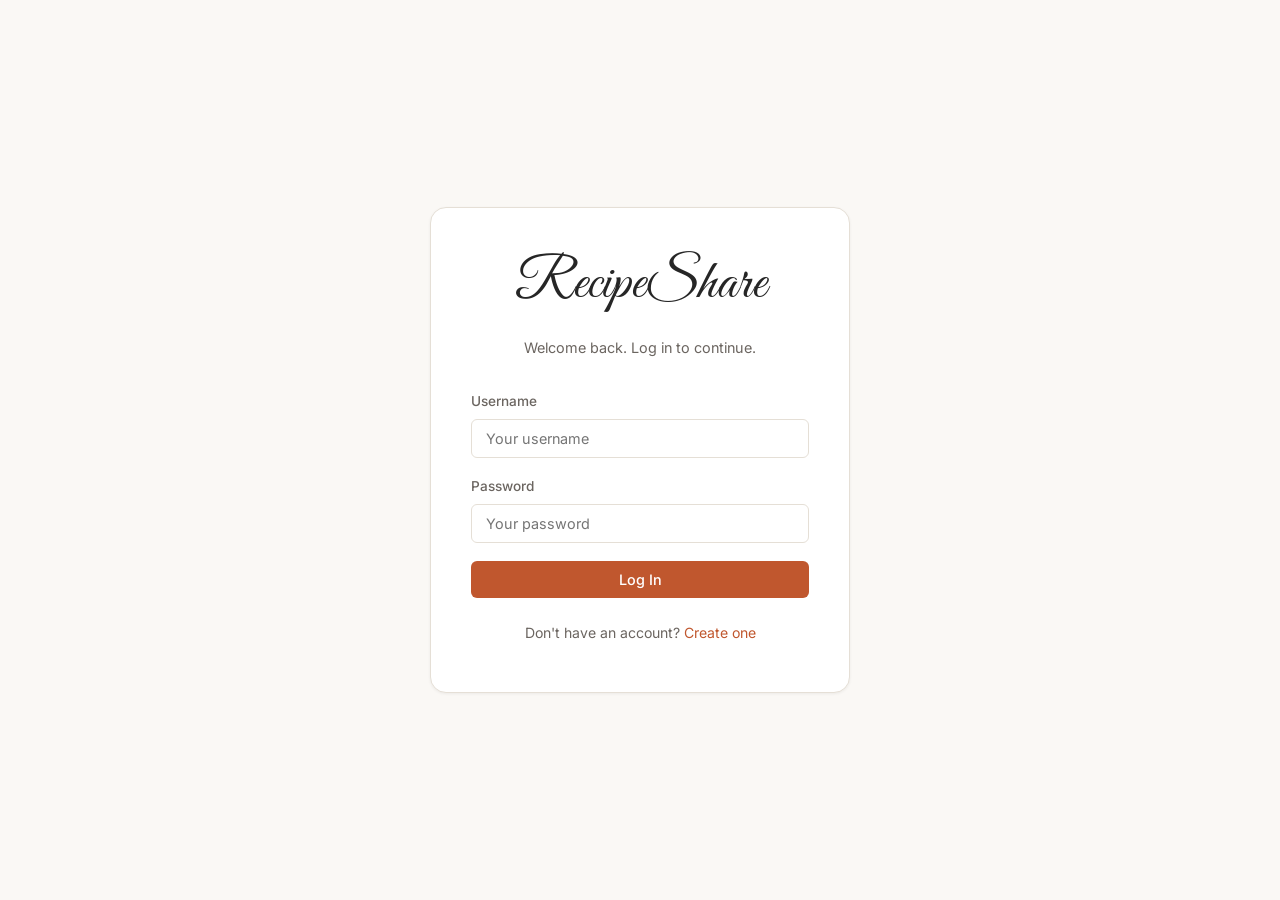
<file: frontend/index.html>
<!DOCTYPE html>
<html lang="en">
<head>
    <meta charset="UTF-8">
    <meta name="viewport" content="width=device-width, initial-scale=1.0">
    <title>RecipeShare — Discover & Share Recipes</title>
    <meta name="description" content="Discover, create, and share your favorite recipes with a community of food lovers.">
    <link rel="stylesheet" href="css/style.css">
</head>
<body>
    <nav class="navbar">
        <div class="navbar-inner">
            <a href="index.html" class="navbar-brand">
                 RecipeShare
            </a>
            <div class="nav-links">
                <a href="index.html">Home</a>
                <a href="profile.html">Profile</a>
                <a href="create_recipe.html" class="btn-nav">+ New Recipe</a>
                <button class="btn-logout" onclick="logout()">Logout</button>
            </div>
        </div>
    </nav>

    <div class="container">
        <div class="page-header">
            <h1>Recipes</h1>
            <p>Discover something delicious to cook today</p>
        </div>

        <div class="search-section">
            <form class="search-bar" id="searchForm" onsubmit="handleSearch(event)">
                <input type="text" id="searchInput" placeholder="Search by title, cuisine, or ingredient..." />
                <button type="submit">Search</button>
            </form>
        </div>

        <div class="recipe-grid" id="recipeList"></div>

        <div class="pagination" id="pagination" style="display:none;">
            <button id="prevBtn" onclick="changePage(-1)">← Previous</button>
            <span class="page-info" id="pageInfo"></span>
            <button id="nextBtn" onclick="changePage(1)">Next →</button>
        </div>
    </div>

    <script src="js/api.js"></script>
    <script src="js/home.js"></script>
</body>
</html>
</file>
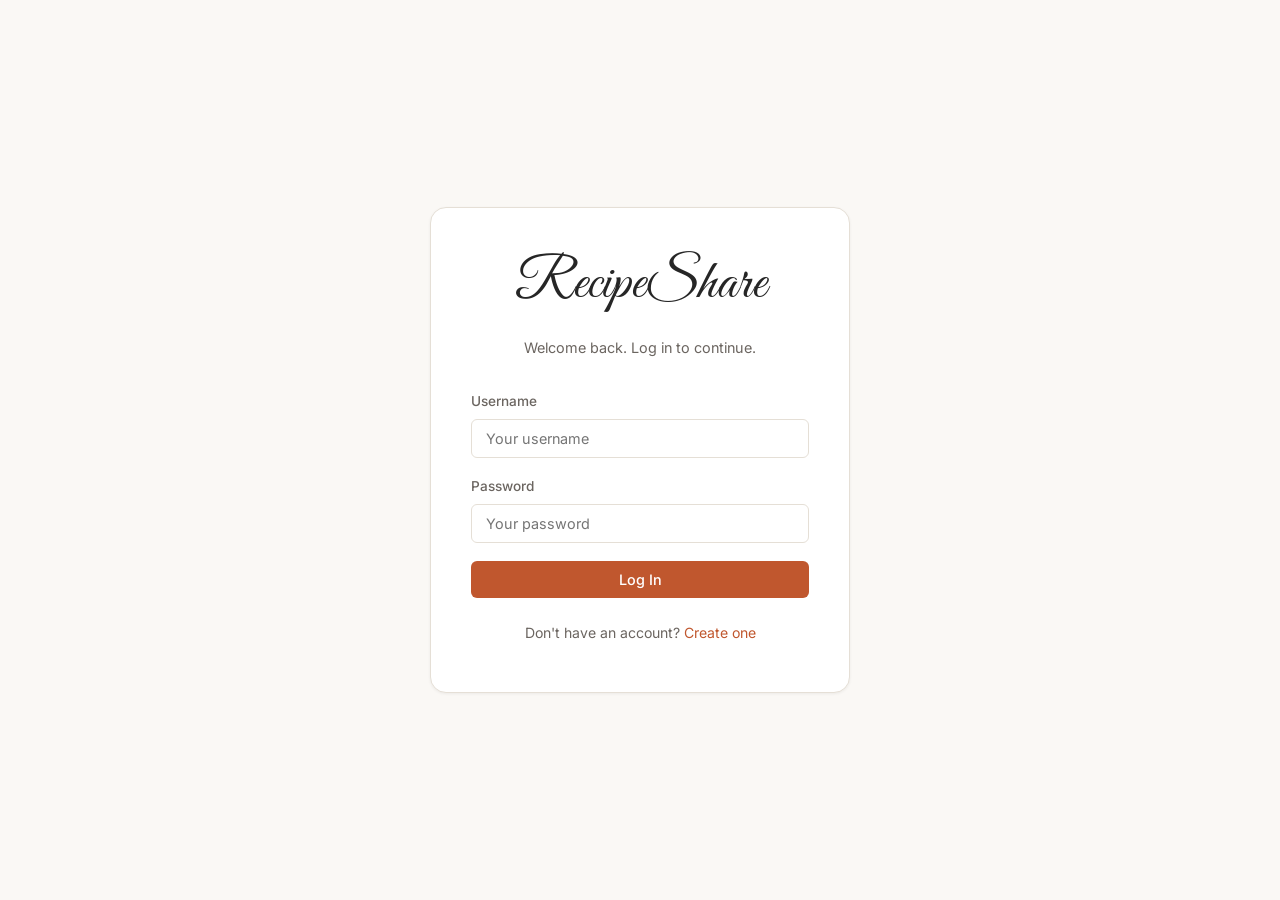
<file: frontend/create_recipe.html>
<!DOCTYPE html>
<html lang="en">
<head>
    <meta charset="UTF-8">
    <meta name="viewport" content="width=device-width, initial-scale=1.0">
    <title>Create Recipe — RecipeShare</title>
    <meta name="description" content="Share a new recipe with the RecipeShare community.">
    <link rel="stylesheet" href="css/style.css">
</head>
<body>
    <nav class="navbar">
        <div class="navbar-inner">
            <a href="index.html" class="navbar-brand">
                 RecipeShare
            </a>
            <div class="nav-links">
                <a href="index.html">Home</a>
                <a href="profile.html">Profile</a>
                <button class="btn-logout" onclick="logout()">Logout</button>
            </div>
        </div>
    </nav>

    <div class="container">
        <div class="page-header">
            <h1>Create a Recipe</h1>
            <p>Share your culinary creation with the community</p>
        </div>

        <form id="createRecipeForm">
            <!-- Details Section -->
            <div class="card">
                <h2>Details</h2>
                <div class="form-group">
                    <label for="title">Recipe Title</label>
                    <input type="text" id="title" class="form-input" placeholder="e.g. Classic Butter Chicken" required />
                </div>

                <div class="form-group">
                    <label for="description">Description</label>
                    <textarea id="description" class="form-input" placeholder="Tell people about this recipe..." rows="4" required></textarea>
                </div>

                <div class="form-row">
                    <div class="form-group">
                        <label for="prep_time">Prep Time (minutes)</label>
                        <input type="number" id="prep_time" class="form-input" placeholder="15" min="0" required />
                    </div>
                    <div class="form-group">
                        <label for="cook_time">Cook Time (minutes)</label>
                        <input type="number" id="cook_time" class="form-input" placeholder="30" min="0" required />
                    </div>
                </div>

                <div class="form-group">
                    <label>Difficulty</label>
                    <div class="difficulty-options">
                        <div class="difficulty-option">
                            <input type="radio" name="difficulty" id="diff-easy" value="easy" checked />
                            <label for="diff-easy">Easy</label>
                        </div>
                        <div class="difficulty-option">
                            <input type="radio" name="difficulty" id="diff-medium" value="medium" />
                            <label for="diff-medium">Medium</label>
                        </div>
                        <div class="difficulty-option">
                            <input type="radio" name="difficulty" id="diff-hard" value="hard" />
                            <label for="diff-hard">Hard</label>
                        </div>
                    </div>
                </div>

                <div class="form-group">
                    <label for="cuisine">Cuisine</label>
                    <input type="text" id="cuisine" class="form-input" placeholder="e.g. Indian, Italian, Thai" required />
                </div>

                <div class="form-group">
                    <label>Cover Image</label>
                    <div class="image-upload-area" id="uploadArea">
                        <input type="file" id="cover_image" accept="image/*" onchange="previewImage(this)" />
                        <div class="upload-icon">📷</div>
                        <div class="upload-text">Click to upload a cover photo</div>
                    </div>
                    <div class="image-preview" id="imagePreview">
                        <img id="previewImg" src="" alt="Preview" />
                    </div>
                </div>

                <label class="form-checkbox">
                    <input type="checkbox" id="is_published" checked />
                    Publish immediately
                </label>
            </div>

            <!-- Ingredients Section -->
            <div class="card">
                <h2>Ingredients</h2>
                <div id="ingredientsList"></div>
                <button type="button" class="btn-add-row" onclick="addIngredientRow()">+ Add Ingredient</button>
            </div>

            <!-- Steps Section -->
            <div class="card">
                <h2>Steps</h2>
                <div id="stepsList"></div>
                <button type="button" class="btn-add-row" onclick="addStepRow()">+ Add Step</button>
            </div>

            <button type="submit" class="btn btn-primary btn-full" id="submitBtn">Create Recipe</button>
        </form>
    </div>

    <script src="js/api.js"></script>
    <script src="js/create_recipe.js"></script>
</body>
</html>
</file>
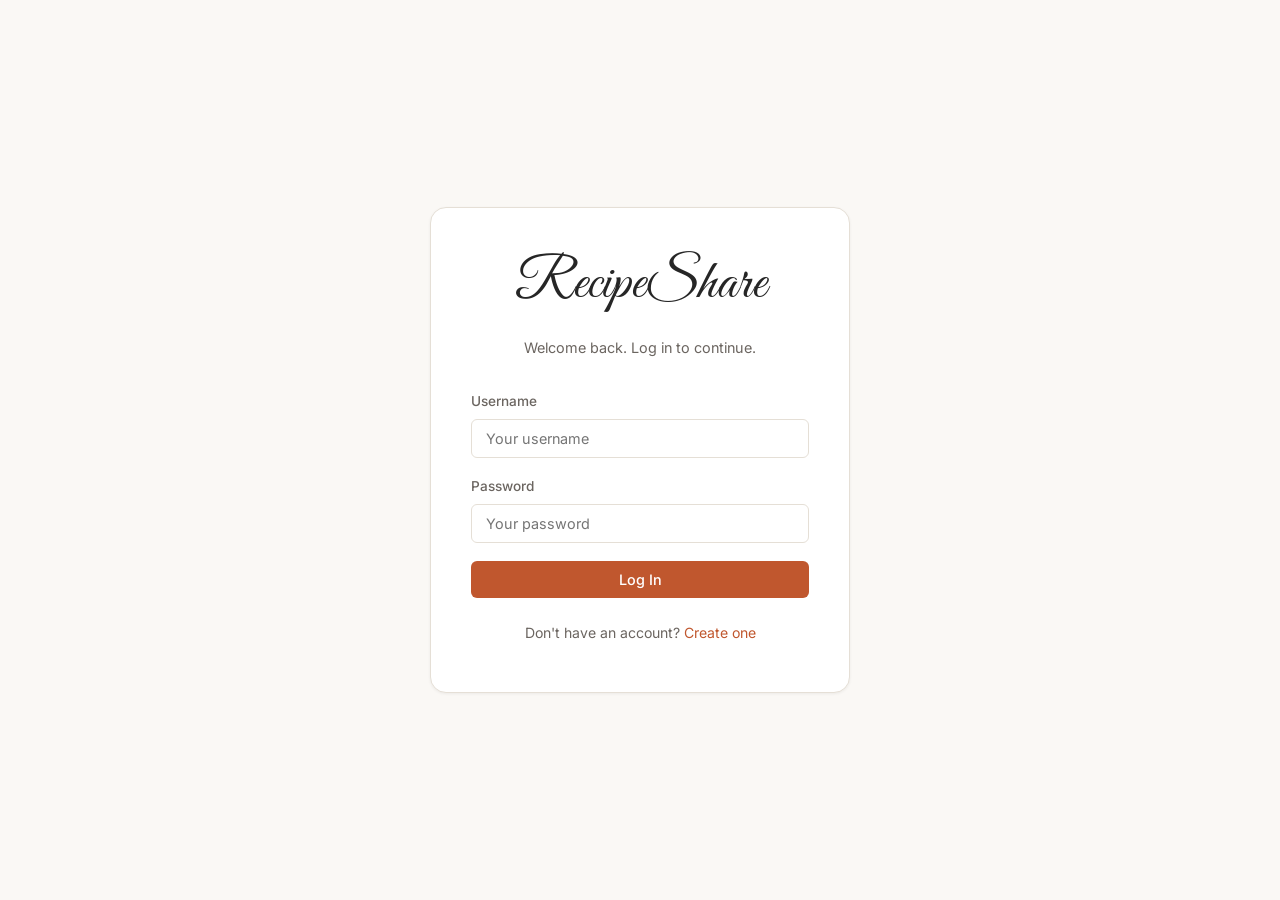
<file: frontend/login.html>
<!DOCTYPE html>
<html lang="en">
<head>
    <meta charset="UTF-8">
    <meta name="viewport" content="width=device-width, initial-scale=1.0">
    <title>Login — RecipeShare</title>
    <meta name="description" content="Log in to RecipeShare to create and share your favorite recipes.">
    <link rel="stylesheet" href="css/style.css">
</head>
<body>
    <div class="auth-page">
        <div class="auth-card">
            <h1 class="brand"> RecipeShare</h1>
            <p class="subtitle">Welcome back. Log in to continue.</p>
            <form id="loginForm">
                <div class="form-group">
                    <label for="username">Username</label>
                    <input type="text" id="username" class="form-input" placeholder="Your username" required autocomplete="username" />
                    <div class="form-error-text" id="usernameError"></div>
                </div>
                <div class="form-group">
                    <label for="password">Password</label>
                    <input type="password" id="password" class="form-input" placeholder="Your password" required autocomplete="current-password" />
                    <div class="form-error-text" id="passwordError"></div>
                </div>
                <button type="submit" class="btn btn-primary btn-full" id="loginBtn">Log In</button>
            </form>
            <p class="auth-footer">Don't have an account? <a href="register.html">Create one</a></p>
        </div>
    </div>
    <script src="js/api.js"></script>
    <script src="js/auth.js"></script>
</body>
</html>
</file>
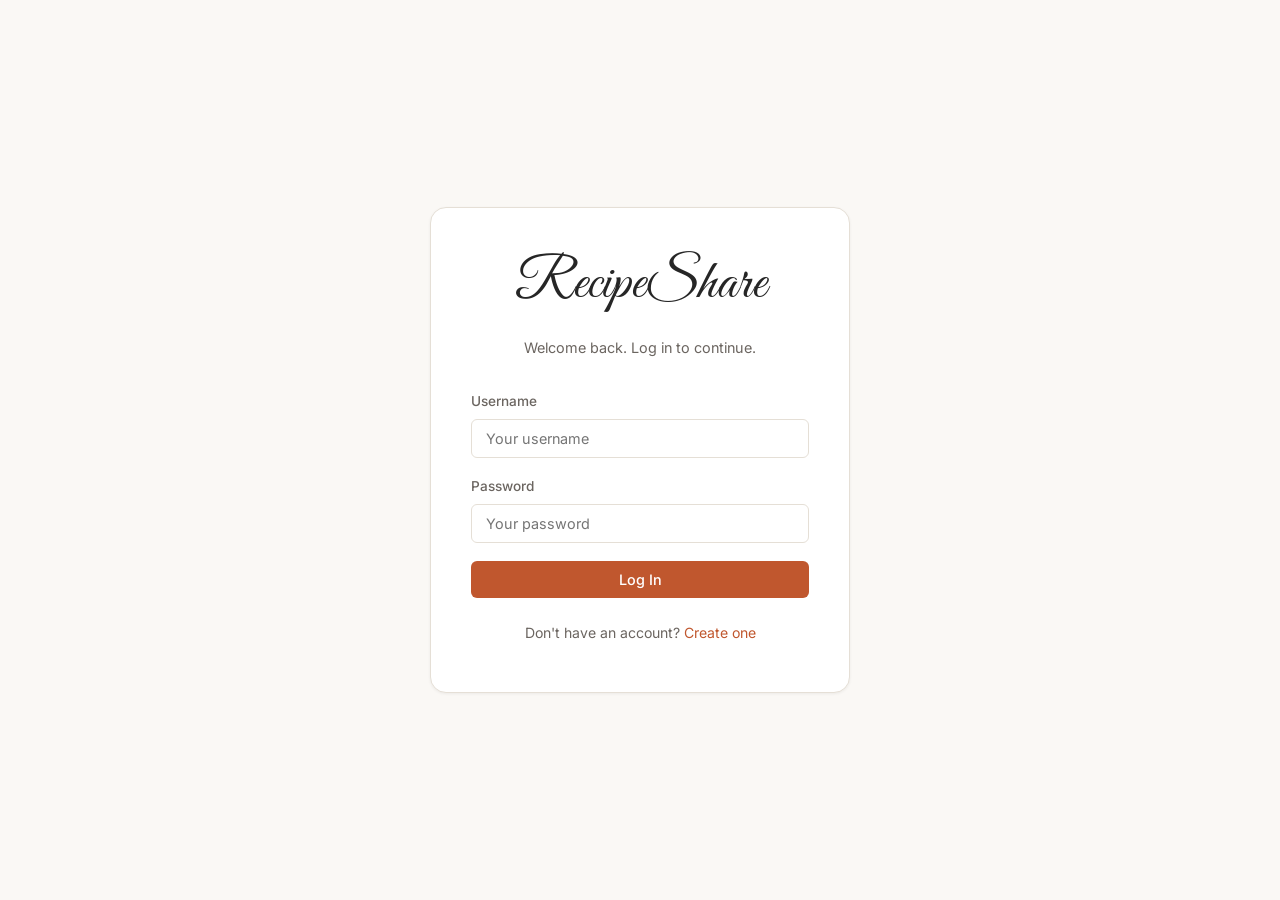
<file: frontend/profile.html>
<!DOCTYPE html>
<html lang="en">
<head>
    <meta charset="UTF-8">
    <meta name="viewport" content="width=device-width, initial-scale=1.0">
    <title>Profile — RecipeShare</title>
    <meta name="description" content="View and manage your RecipeShare profile and recipes.">
    <link rel="stylesheet" href="css/style.css">
</head>
<body>
    <nav class="navbar">
        <div class="navbar-inner">
            <a href="index.html" class="navbar-brand">
                 RecipeShare
            </a>
            <div class="nav-links">
                <a href="index.html">Home</a>
                <a href="create_recipe.html" class="btn-nav">+ New Recipe</a>
                <button class="btn-logout" onclick="logout()">Logout</button>
            </div>
        </div>
    </nav>

    <div class="container">
        <div id="profileDetail">
            <!-- Loading skeleton -->
            <div class="profile-header">
                <div class="skeleton" style="width:96px;height:96px;border-radius:50%;margin:0 auto 16px;"></div>
                <div class="skeleton" style="height:28px;width:140px;margin:0 auto 10px;"></div>
                <div class="skeleton" style="height:16px;width:200px;margin:0 auto 20px;"></div>
            </div>
        </div>

        <div style="display:flex;align-items:center;justify-content:space-between;margin-bottom:20px;">
            <h2 class="section-title" id="recipesTitle" style="margin-bottom:0;">Recipes</h2>
        </div>

        <div class="edit-form" id="editForm">
            <h2 class="section-title">Edit Profile</h2>
            <div class="form-group">
                <label for="bio">Bio</label>
                <textarea id="bio" class="form-input" placeholder="Tell people about yourself..." rows="3"></textarea>
            </div>
            <div class="form-group">
                <label>Profile Photo</label>
                <input type="file" id="profile_photo" class="form-input" accept="image/*" />
            </div>
            <div style="display:flex;gap:10px;">
                <button class="btn btn-primary" onclick="updateProfile()">Save Changes</button>
                <button class="btn btn-secondary" onclick="toggleEditForm()">Cancel</button>
            </div>
        </div>

        <div class="recipe-grid" id="myRecipes"></div>
    </div>

    <script src="js/api.js"></script>
    <script src="js/profile.js"></script>
</body>
</html>
</file>
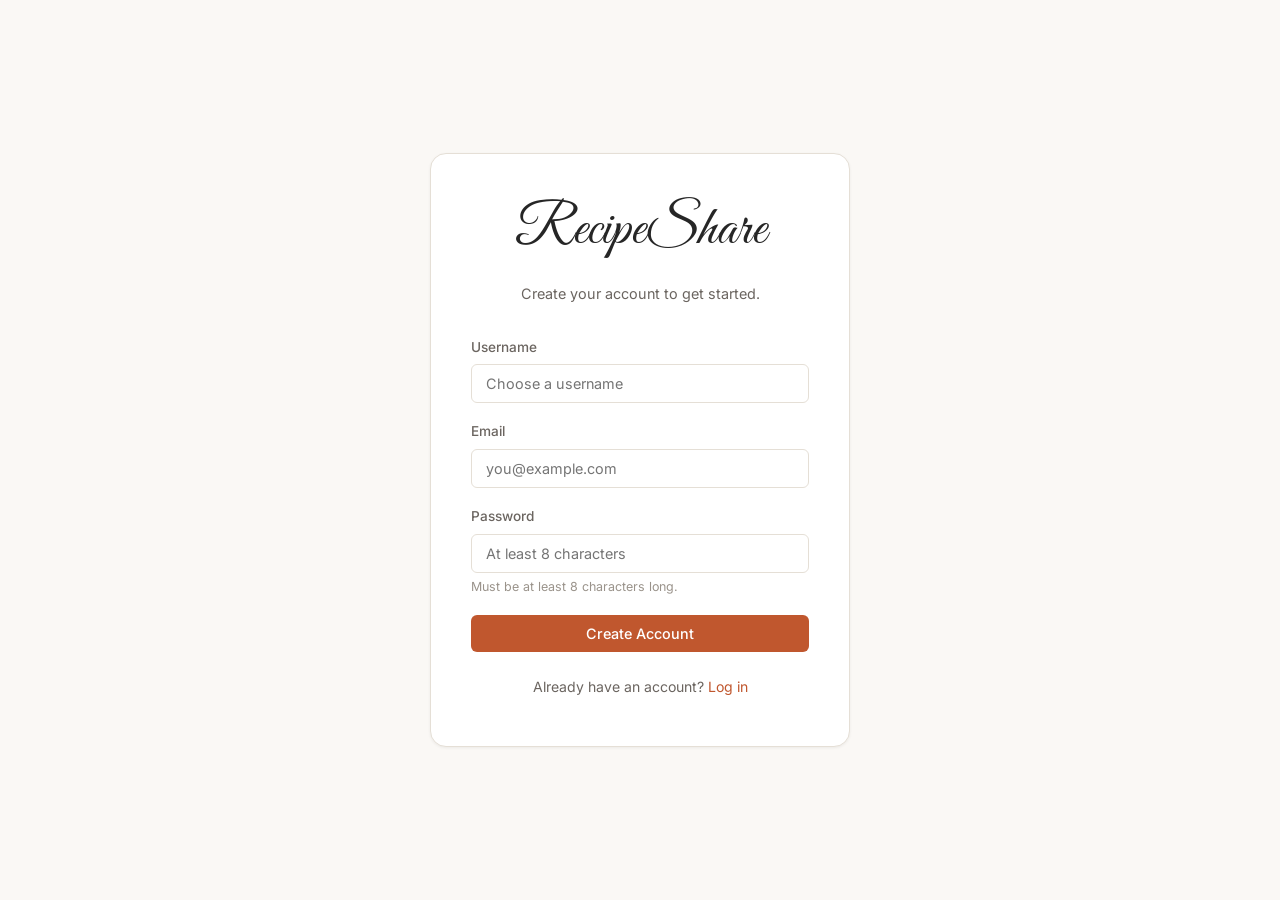
<file: frontend/register.html>
<!DOCTYPE html>
<html lang="en">
<head>
    <meta charset="UTF-8">
    <meta name="viewport" content="width=device-width, initial-scale=1.0">
    <title>Register — RecipeShare</title>
    <meta name="description" content="Create a RecipeShare account to start sharing your recipes.">
    <link rel="stylesheet" href="css/style.css">
</head>
<body>
    <div class="auth-page">
        <div class="auth-card">
            <h1 class="brand"> RecipeShare</h1>
            <p class="subtitle">Create your account to get started.</p>
            <form id="registerForm">
                <div class="form-group">
                    <label for="username">Username</label>
                    <input type="text" id="username" class="form-input" placeholder="Choose a username" required autocomplete="username" />
                    <div class="form-error-text" id="usernameError"></div>
                </div>
                <div class="form-group">
                    <label for="email">Email</label>
                    <input type="email" id="email" class="form-input" placeholder="you@example.com" required autocomplete="email" />
                    <div class="form-error-text" id="emailError"></div>
                </div>
                <div class="form-group">
                    <label for="password">Password</label>
                    <input type="password" id="password" class="form-input" placeholder="At least 8 characters" required autocomplete="new-password" />
                    <p class="form-hint">Must be at least 8 characters long.</p>
                    <div class="form-error-text" id="passwordError"></div>
                </div>
                <button type="submit" class="btn btn-primary btn-full" id="registerBtn">Create Account</button>
            </form>
            <p class="auth-footer">Already have an account? <a href="login.html">Log in</a></p>
        </div>
    </div>
    <script src="js/api.js"></script>
    <script src="js/auth.js"></script>
</body>
</html>
</file>
<file: frontend/css/style.css>
/* ============================================================
   RecipeShare — Stylesheet
   Warm editorial food magazine aesthetic
   ============================================================ */

@import url('https://fonts.googleapis.com/css2?family=DM+Serif+Display:ital@0;1&family=Inter:wght@400;500;600;700&family=Great+Vibes&display=swap');

/* ---------- Design Tokens ---------- */
:root {
    --color-bg: #faf8f5;
    --color-surface: #ffffff;
    --color-surface-alt: #f3efe9;
    --color-border: #e5dfd6;
    --color-text: #2c2c2c;
    --color-text-secondary: #6b6560;
    --color-text-muted: #9a938b;
    --color-accent: #c0572e;
    --color-accent-hover: #a84a26;
    --color-accent-light: #f5e6df;
    --color-success: #3a7d44;
    --color-error: #c43e3e;
    --color-warning: #c48c2e;
    --font-heading: 'DM Serif Display', Georgia, serif;
    --font-body: 'Inter', -apple-system, sans-serif;
    --radius-sm: 6px;
    --radius-md: 10px;
    --radius-lg: 16px;
    --shadow-sm: 0 1px 3px rgba(0,0,0,0.06);
    --shadow-md: 0 4px 12px rgba(0,0,0,0.08);
    --shadow-lg: 0 8px 30px rgba(0,0,0,0.1);
    --max-width: 1100px;
    --transition: 0.2s ease;
}

/* ---------- Reset ---------- */
*, *::before, *::after {
    margin: 0;
    padding: 0;
    box-sizing: border-box;
}

html { scroll-behavior: smooth; }

body {
    font-family: var(--font-body);
    background-color: var(--color-bg);
    background-image: url('../img/bg.png');
    background-repeat: repeat;
    background-attachment: fixed;
    background-size: 600px;
    color: var(--color-text);
    line-height: 1.6;
    -webkit-font-smoothing: antialiased;
}

img { display: block; max-width: 100%; }
a { color: var(--color-accent); text-decoration: none; }
a:hover { color: var(--color-accent-hover); }
ul, ol { list-style-position: inside; }

/* ---------- Navigation ---------- */
.navbar {
    background-color: #1a1a1a; /* Dark charcoal */
    background-image: url('../img/nav_bg.png'); /* Dark pattern */
    background-size: 400px;
    border-bottom: 1px solid #333333;
    padding: 0 24px;
    position: sticky;
    top: 0;
    z-index: 100;
}

.navbar-inner {
    max-width: var(--max-width);
    margin: 0 auto;
    display: flex;
    align-items: center;
    justify-content: space-between;
    height: 60px; /* Slimmer, modern height */
}

.navbar-brand {
    font-family: 'Great Vibes', cursive;
    font-weight: 400;
    font-size: 2.5rem;
    color: #f5f5f5; /* Light off-white */
    text-decoration: none;
    line-height: 1;
}

.navbar-brand:hover { color: #ffffff; }

.brand-logo {
    display: none; /* Hide logo completely */
}

.nav-links {
    display: flex;
    align-items: center;
    gap: 8px;
}

.nav-links a {
    color: #e0e0e0;
    font-family: var(--font-heading);
    font-size: 1.1rem;
    font-weight: 500;
    padding: 8px 12px;
    transition: color var(--transition);
    text-decoration: none;
    letter-spacing: 0.5px;
}

.nav-links a:hover {
    color: var(--color-accent); /* Elegant terracotta hover instead of a grey box */
}

.nav-links .btn-nav {
    background: transparent;
    color: var(--color-accent);
    padding: 4px 16px;
    border-radius: 20px;
    font-size: 1.1rem;
    border: 1.5px solid var(--color-accent);
    cursor: pointer;
    font-family: var(--font-heading);
    transition: all var(--transition);
    margin-left: 8px;
}

.nav-links .btn-nav:hover {
    background: var(--color-accent);
    color: #ffffff;
}

.btn-logout {
    background: transparent;
    border: none;
    color: #a0a0a0;
    padding: 8px 12px;
    cursor: pointer;
    font-size: 1.1rem;
    font-family: var(--font-heading);
    transition: color var(--transition);
    margin-left: 4px;
}

.btn-logout:hover {
    color: #ffffff;
}

/* ---------- Layout ---------- */
.container {
    max-width: var(--max-width);
    margin: 0 auto;
    padding: 32px 24px;
}

.page-header {
    margin-bottom: 32px;
}

.page-header h1 {
    font-family: var(--font-heading);
    font-size: 2rem;
    font-weight: 400;
    margin-bottom: 6px;
}

.page-header p {
    color: var(--color-text-secondary);
    font-size: 0.95rem;
}

/* ---------- Recipe Grid ---------- */
.recipe-grid {
    display: grid;
    grid-template-columns: repeat(auto-fill, minmax(320px, 1fr));
    gap: 24px;
}

/* ---------- Recipe Card ---------- */
.recipe-card {
    background: var(--color-surface);
    border-radius: var(--radius-md);
    overflow: hidden;
    border: 1px solid var(--color-border);
    transition: box-shadow var(--transition), transform var(--transition);
}

.recipe-card:hover {
    box-shadow: var(--shadow-md);
    transform: translateY(-2px);
}

.recipe-card-img {
    width: 100%;
    height: 200px;
    object-fit: cover;
    background: var(--color-surface-alt);
}

.recipe-card-img-placeholder {
    width: 100%;
    height: 200px;
    background: var(--color-surface-alt);
    display: flex;
    align-items: center;
    justify-content: center;
    font-size: 3rem;
    color: var(--color-text-muted);
}

.recipe-card-body {
    padding: 18px 20px 20px;
}

.recipe-card-body h3 {
    font-family: var(--font-heading);
    font-size: 1.25rem;
    font-weight: 400;
    margin-bottom: 8px;
    line-height: 1.3;
}

.recipe-card-body h3 a {
    color: var(--color-text);
}

.recipe-card-body h3 a:hover {
    color: var(--color-accent);
}

.recipe-card-meta {
    display: flex;
    flex-wrap: wrap;
    gap: 12px;
    font-size: 0.82rem;
    color: var(--color-text-secondary);
    margin-bottom: 10px;
    font-family: var(--font-body);
}

.recipe-card-meta span {
    display: flex;
    align-items: center;
    gap: 4px;
}

.recipe-card-desc {
    font-size: 0.9rem;
    color: var(--color-text-secondary);
    line-height: 1.5;
    display: -webkit-box;
    -webkit-line-clamp: 2;
    -webkit-box-orient: vertical;
    overflow: hidden;
    margin-bottom: 14px;
}

.recipe-card-footer {
    display: flex;
    align-items: center;
    justify-content: space-between;
    padding-top: 12px;
    border-top: 1px solid var(--color-border);
}

.recipe-card-footer .author {
    font-size: 0.82rem;
    color: var(--color-text-muted);
}

.recipe-card-footer .likes {
    font-size: 0.82rem;
    color: var(--color-text-muted);
    display: flex;
    align-items: center;
    gap: 4px;
}

/* ---------- Search Bar ---------- */
.search-section {
    margin-bottom: 28px;
}

.search-bar {
    display: flex;
    gap: 10px;
    max-width: 560px;
}

.search-bar input {
    flex: 1;
    padding: 10px 16px;
    border: 1px solid var(--color-border);
    border-radius: var(--radius-sm);
    font-size: 0.9rem;
    font-family: var(--font-body);
    background: var(--color-surface);
    outline: none;
    transition: border-color var(--transition);
}

.search-bar input:focus {
    border-color: var(--color-accent);
}

.search-bar button {
    padding: 10px 20px;
    background: var(--color-accent);
    color: #fff;
    border: none;
    border-radius: var(--radius-sm);
    font-size: 0.9rem;
    font-family: var(--font-body);
    font-weight: 500;
    cursor: pointer;
    transition: background var(--transition);
}

.search-bar button:hover {
    background: var(--color-accent-hover);
}

/* ---------- Pagination ---------- */
.pagination {
    display: flex;
    align-items: center;
    justify-content: center;
    gap: 12px;
    margin-top: 36px;
    padding-top: 24px;
    border-top: 1px solid var(--color-border);
}

.pagination button {
    padding: 8px 18px;
    background: var(--color-surface);
    color: var(--color-text-secondary);
    border: 1px solid var(--color-border);
    border-radius: var(--radius-sm);
    font-size: 0.85rem;
    font-family: var(--font-body);
    cursor: pointer;
    transition: border-color var(--transition), color var(--transition);
}

.pagination button:hover:not(:disabled) {
    border-color: var(--color-accent);
    color: var(--color-accent);
}

.pagination button:disabled {
    opacity: 0.4;
    cursor: default;
}

.pagination .page-info {
    font-size: 0.85rem;
    color: var(--color-text-muted);
}

/* ---------- Auth Pages ---------- */
.auth-page {
    min-height: 100vh;
    display: flex;
    align-items: center;
    justify-content: center;
    background: var(--color-bg);
    padding: 24px;
}

.auth-card {
    background: var(--color-surface);
    border: 1px solid var(--color-border);
    border-radius: var(--radius-lg);
    padding: 48px 40px;
    width: 100%;
    max-width: 420px;
    box-shadow: var(--shadow-sm);
}

.auth-card .brand {
    font-family: 'Great Vibes', cursive;
    font-weight: 400;
    font-size: 3.5rem;
    color: #262626;
    text-align: center;
    margin-bottom: 24px;
    line-height: 1;
}

.auth-card .subtitle {
    text-align: center;
    color: var(--color-text-secondary);
    font-size: 0.9rem;
    margin-bottom: 32px;
}

.auth-card .auth-footer {
    text-align: center;
    margin-top: 24px;
    font-size: 0.88rem;
    color: var(--color-text-secondary);
}

/* ---------- Forms ---------- */
.form-group {
    margin-bottom: 18px;
}

.form-group label {
    display: block;
    font-size: 0.85rem;
    font-weight: 500;
    color: var(--color-text-secondary);
    margin-bottom: 6px;
}

.form-input {
    width: 100%;
    padding: 10px 14px;
    border: 1px solid var(--color-border);
    border-radius: var(--radius-sm);
    font-size: 0.9rem;
    font-family: var(--font-body);
    background: var(--color-surface);
    color: var(--color-text);
    outline: none;
    transition: border-color var(--transition);
}

.form-input:focus {
    border-color: var(--color-accent);
}

textarea.form-input {
    resize: vertical;
    min-height: 100px;
}

select.form-input {
    cursor: pointer;
    appearance: none;
    background-image: url("data:image/svg+xml;charset=UTF-8,%3csvg xmlns='http://www.w3.org/2000/svg' viewBox='0 0 24 24' fill='none' stroke='%236b6560' stroke-width='2' stroke-linecap='round' stroke-linejoin='round'%3e%3cpolyline points='6 9 12 15 18 9'%3e%3c/polyline%3e%3c/svg%3e");
    background-repeat: no-repeat;
    background-position: right 12px center;
    background-size: 16px;
    padding-right: 36px;
}

.form-input-error {
    border-color: var(--color-error);
}

.form-error-text {
    color: var(--color-error);
    font-size: 0.8rem;
    margin-top: 4px;
}

.form-hint {
    color: var(--color-text-muted);
    font-size: 0.78rem;
    margin-top: 4px;
}

.form-row {
    display: grid;
    grid-template-columns: 1fr 1fr;
    gap: 14px;
}

.form-checkbox {
    display: flex;
    align-items: center;
    gap: 8px;
    font-size: 0.9rem;
    color: var(--color-text-secondary);
    cursor: pointer;
}

.form-checkbox input[type="checkbox"] {
    width: 18px;
    height: 18px;
    accent-color: var(--color-accent);
    cursor: pointer;
}

/* ---------- Buttons ---------- */
.btn {
    display: inline-flex;
    align-items: center;
    justify-content: center;
    gap: 6px;
    padding: 10px 22px;
    border-radius: var(--radius-sm);
    font-size: 0.9rem;
    font-family: var(--font-body);
    font-weight: 500;
    cursor: pointer;
    border: none;
    transition: background var(--transition), opacity var(--transition);
}

.btn:disabled {
    opacity: 0.6;
    cursor: default;
}

.btn-primary {
    background: var(--color-accent);
    color: #fff;
}

.btn-primary:hover:not(:disabled) {
    background: var(--color-accent-hover);
}

.btn-full {
    width: 100%;
}

.btn-secondary {
    background: var(--color-surface-alt);
    color: var(--color-text);
    border: 1px solid var(--color-border);
}

.btn-secondary:hover:not(:disabled) {
    background: var(--color-border);
}

.btn-outline {
    background: transparent;
    color: var(--color-accent);
    border: 1px solid var(--color-accent);
}

.btn-outline:hover:not(:disabled) {
    background: var(--color-accent-light);
}

.btn-sm {
    padding: 6px 14px;
    font-size: 0.82rem;
}

.btn-danger {
    background: none;
    color: var(--color-error);
    border: 1px solid var(--color-error);
    padding: 4px 10px;
    font-size: 0.78rem;
}

.btn-danger:hover:not(:disabled) {
    background: var(--color-error);
    color: #fff;
}

.btn-like {
    background: none;
    border: 1px solid var(--color-border);
    color: var(--color-text-secondary);
    padding: 8px 18px;
    border-radius: 24px;
    font-size: 0.85rem;
    font-family: var(--font-body);
    cursor: pointer;
    transition: all var(--transition);
}

.btn-like:hover {
    border-color: var(--color-accent);
    color: var(--color-accent);
}

.btn-like.liked {
    background: var(--color-accent-light);
    border-color: var(--color-accent);
    color: var(--color-accent);
}

/* ---------- Card (generic) ---------- */
.card {
    background: var(--color-surface);
    border: 1px solid var(--color-border);
    border-radius: var(--radius-md);
    padding: 24px;
    margin-bottom: 20px;
}

.card h2 {
    font-family: var(--font-heading);
    font-size: 1.3rem;
    font-weight: 400;
    margin-bottom: 16px;
}

/* ---------- Recipe Detail Page ---------- */
.recipe-hero {
    position: relative;
    border-radius: var(--radius-lg);
    overflow: hidden;
    margin-bottom: 28px;
}

.recipe-hero img {
    width: 100%;
    height: 380px;
    object-fit: cover;
}

.recipe-hero-placeholder {
    width: 100%;
    height: 260px;
    background: var(--color-surface-alt);
    display: flex;
    align-items: center;
    justify-content: center;
    font-size: 4rem;
    border-radius: var(--radius-lg);
    margin-bottom: 28px;
}

.recipe-title-section {
    margin-bottom: 24px;
}

.recipe-title-section h1 {
    font-family: var(--font-heading);
    font-size: 2.2rem;
    font-weight: 400;
    line-height: 1.2;
    margin-bottom: 10px;
}

.recipe-title-section .recipe-desc {
    font-size: 1rem;
    color: var(--color-text-secondary);
    line-height: 1.6;
    margin-bottom: 16px;
}

.recipe-info-bar {
    display: flex;
    flex-wrap: wrap;
    gap: 20px;
    padding: 16px 0;
    border-top: 1px solid var(--color-border);
    border-bottom: 1px solid var(--color-border);
    margin-bottom: 28px;
}

.recipe-info-item {
    text-align: center;
}

.recipe-info-item .label {
    font-size: 0.72rem;
    text-transform: uppercase;
    letter-spacing: 0.06em;
    color: var(--color-text-muted);
    margin-bottom: 2px;
}

.recipe-info-item .value {
    font-size: 0.95rem;
    font-weight: 600;
    color: var(--color-text);
}

.recipe-actions {
    display: flex;
    gap: 12px;
    margin-bottom: 28px;
}

/* ---------- Ingredients List ---------- */
.ingredient-list {
    list-style: none;
}

.ingredient-list li {
    padding: 10px 0;
    border-bottom: 1px solid var(--color-surface-alt);
    font-size: 0.93rem;
    display: flex;
    align-items: center;
    justify-content: space-between;
}

.ingredient-list li:last-child {
    border-bottom: none;
}

.ingredient-qty {
    font-weight: 600;
    color: var(--color-accent);
    margin-right: 6px;
}

/* ---------- Steps List ---------- */
.steps-list {
    list-style: none;
    counter-reset: step-counter;
}

.steps-list li {
    counter-increment: step-counter;
    padding: 14px 0;
    border-bottom: 1px solid var(--color-surface-alt);
    font-size: 0.93rem;
    line-height: 1.6;
    display: flex;
    align-items: flex-start;
    gap: 14px;
}

.steps-list li:last-child {
    border-bottom: none;
}

.steps-list li::before {
    content: counter(step-counter);
    flex-shrink: 0;
    width: 30px;
    height: 30px;
    background: var(--color-accent-light);
    color: var(--color-accent);
    border-radius: 50%;
    display: flex;
    align-items: center;
    justify-content: center;
    font-size: 0.82rem;
    font-weight: 600;
}

.step-content {
    flex: 1;
    display: flex;
    align-items: flex-start;
    justify-content: space-between;
    gap: 10px;
}

/* ---------- Add Form (inline on recipe detail) ---------- */
.inline-add-form {
    display: flex;
    gap: 8px;
    align-items: flex-end;
    flex-wrap: wrap;
    margin-top: 14px;
    padding-top: 14px;
    border-top: 1px solid var(--color-surface-alt);
}

.inline-add-form .form-input {
    flex: 1;
    min-width: 100px;
    margin-bottom: 0;
}

.inline-add-form .btn {
    white-space: nowrap;
}

/* ---------- Profile Page ---------- */
.profile-header {
    background: var(--color-surface);
    border: 1px solid var(--color-border);
    border-radius: var(--radius-lg);
    padding: 36px;
    text-align: center;
    margin-bottom: 28px;
}

.profile-avatar {
    width: 96px;
    height: 96px;
    border-radius: 50%;
    object-fit: cover;
    margin: 0 auto 16px;
    border: 3px solid var(--color-surface-alt);
    background: var(--color-surface-alt);
}

.profile-header h1 {
    font-family: var(--font-heading);
    font-size: 1.6rem;
    font-weight: 400;
    margin-bottom: 6px;
}

.profile-bio {
    color: var(--color-text-secondary);
    font-size: 0.9rem;
    margin-bottom: 20px;
    max-width: 420px;
    margin-left: auto;
    margin-right: auto;
}

.profile-stats {
    display: flex;
    justify-content: center;
    gap: 36px;
}

.profile-stat {
    text-align: center;
}

.profile-stat .number {
    font-size: 1.3rem;
    font-weight: 700;
    color: var(--color-text);
    display: block;
}

.profile-stat .label {
    font-size: 0.78rem;
    text-transform: uppercase;
    letter-spacing: 0.05em;
    color: var(--color-text-muted);
}

.section-title {
    font-family: var(--font-heading);
    font-size: 1.4rem;
    font-weight: 400;
    margin-bottom: 20px;
}

/* ---------- Edit Profile Form ---------- */
.edit-form {
    background: var(--color-surface);
    border: 1px solid var(--color-border);
    border-radius: var(--radius-md);
    padding: 28px;
    margin-top: 20px;
    display: none;
}

.edit-form.visible {
    display: block;
}

/* ---------- Difficulty Selector ---------- */
.difficulty-options {
    display: flex;
    gap: 10px;
}

.difficulty-option {
    flex: 1;
}

.difficulty-option input[type="radio"] {
    display: none;
}

.difficulty-option label {
    display: block;
    text-align: center;
    padding: 10px;
    border: 1px solid var(--color-border);
    border-radius: var(--radius-sm);
    font-size: 0.85rem;
    font-weight: 500;
    color: var(--color-text-secondary);
    cursor: pointer;
    transition: all var(--transition);
}

.difficulty-option input[type="radio"]:checked + label {
    border-color: var(--color-accent);
    background: var(--color-accent-light);
    color: var(--color-accent);
}

.difficulty-option label:hover {
    border-color: var(--color-text-muted);
}

/* ---------- Image Preview ---------- */
.image-upload-area {
    border: 2px dashed var(--color-border);
    border-radius: var(--radius-md);
    padding: 28px;
    text-align: center;
    cursor: pointer;
    transition: border-color var(--transition);
    position: relative;
}

.image-upload-area:hover {
    border-color: var(--color-text-muted);
}

.image-upload-area input[type="file"] {
    position: absolute;
    inset: 0;
    opacity: 0;
    cursor: pointer;
}

.image-upload-area .upload-icon {
    font-size: 2rem;
    margin-bottom: 8px;
}

.image-upload-area .upload-text {
    font-size: 0.85rem;
    color: var(--color-text-muted);
}

.image-preview {
    margin-top: 12px;
    border-radius: var(--radius-md);
    overflow: hidden;
    display: none;
}

.image-preview img {
    width: 100%;
    height: 200px;
    object-fit: cover;
}

.image-preview.has-image {
    display: block;
}

/* ---------- Dynamic List (add ingredients/steps on create page) ---------- */
.dynamic-list-item {
    display: flex;
    gap: 8px;
    align-items: center;
    margin-bottom: 8px;
}

.dynamic-list-item .form-input {
    margin-bottom: 0;
}

.dynamic-list-item .btn-remove {
    background: none;
    border: none;
    color: var(--color-text-muted);
    cursor: pointer;
    font-size: 1.1rem;
    padding: 6px;
    transition: color var(--transition);
    flex-shrink: 0;
}

.dynamic-list-item .btn-remove:hover {
    color: var(--color-error);
}

.btn-add-row {
    background: none;
    border: 1px dashed var(--color-border);
    color: var(--color-text-secondary);
    padding: 8px 16px;
    border-radius: var(--radius-sm);
    font-size: 0.85rem;
    font-family: var(--font-body);
    cursor: pointer;
    width: 100%;
    margin-top: 4px;
    transition: border-color var(--transition), color var(--transition);
}

.btn-add-row:hover {
    border-color: var(--color-accent);
    color: var(--color-accent);
}

/* ---------- Toast Notifications ---------- */
.toast-container {
    position: fixed;
    top: 80px;
    right: 24px;
    z-index: 1000;
    display: flex;
    flex-direction: column;
    gap: 8px;
}

.toast {
    background: var(--color-surface);
    border: 1px solid var(--color-border);
    border-radius: var(--radius-sm);
    padding: 12px 20px;
    font-size: 0.88rem;
    box-shadow: var(--shadow-md);
    display: flex;
    align-items: center;
    gap: 10px;
    min-width: 260px;
    max-width: 380px;
    animation: toast-in 0.3s ease;
}

.toast.toast-success { border-left: 3px solid var(--color-success); }
.toast.toast-error { border-left: 3px solid var(--color-error); }
.toast.toast-info { border-left: 3px solid var(--color-accent); }

.toast.toast-out {
    animation: toast-out 0.25s ease forwards;
}

@keyframes toast-in {
    from { opacity: 0; transform: translateX(30px); }
    to { opacity: 1; transform: translateX(0); }
}

@keyframes toast-out {
    from { opacity: 1; transform: translateX(0); }
    to { opacity: 0; transform: translateX(30px); }
}

/* ---------- Loading Skeleton ---------- */
.skeleton {
    background: linear-gradient(90deg, var(--color-surface-alt) 25%, var(--color-border) 50%, var(--color-surface-alt) 75%);
    background-size: 200% 100%;
    animation: skeleton-shimmer 1.5s ease infinite;
    border-radius: var(--radius-sm);
}

@keyframes skeleton-shimmer {
    0% { background-position: 200% 0; }
    100% { background-position: -200% 0; }
}

.skeleton-card {
    background: var(--color-surface);
    border: 1px solid var(--color-border);
    border-radius: var(--radius-md);
    overflow: hidden;
}

.skeleton-card .skeleton-img {
    height: 200px;
}

.skeleton-card .skeleton-body {
    padding: 18px 20px;
}

.skeleton-card .skeleton-title {
    height: 20px;
    width: 70%;
    margin-bottom: 10px;
}

.skeleton-card .skeleton-text {
    height: 14px;
    width: 100%;
    margin-bottom: 8px;
}

.skeleton-card .skeleton-text-short {
    height: 14px;
    width: 50%;
}

/* ---------- Empty State ---------- */
.empty-state {
    text-align: center;
    padding: 60px 20px;
    color: var(--color-text-muted);
}

.empty-state .empty-icon {
    font-size: 3rem;
    margin-bottom: 12px;
}

.empty-state p {
    font-size: 0.95rem;
}

/* ---------- Responsive ---------- */
@media (max-width: 768px) {
    .recipe-grid {
        grid-template-columns: 1fr;
    }

    .form-row {
        grid-template-columns: 1fr;
    }

    .navbar-inner {
        height: auto;
        padding: 12px 0;
        flex-wrap: wrap;
        gap: 10px;
    }

    .nav-links {
        flex-wrap: wrap;
    }

    .auth-card {
        padding: 32px 24px;
    }

    .recipe-title-section h1 {
        font-size: 1.6rem;
    }

    .recipe-info-bar {
        gap: 14px;
    }

    .profile-stats {
        gap: 20px;
    }

    .container {
        padding: 20px 16px;
    }

    .inline-add-form {
        flex-direction: column;
    }

    .inline-add-form .form-input {
        width: 100%;
    }
}

@media (max-width: 480px) {
    .recipe-grid {
        grid-template-columns: 1fr;
    }

    .search-bar {
        flex-direction: column;
    }

    .difficulty-options {
        flex-direction: column;
    }
}
</file>
